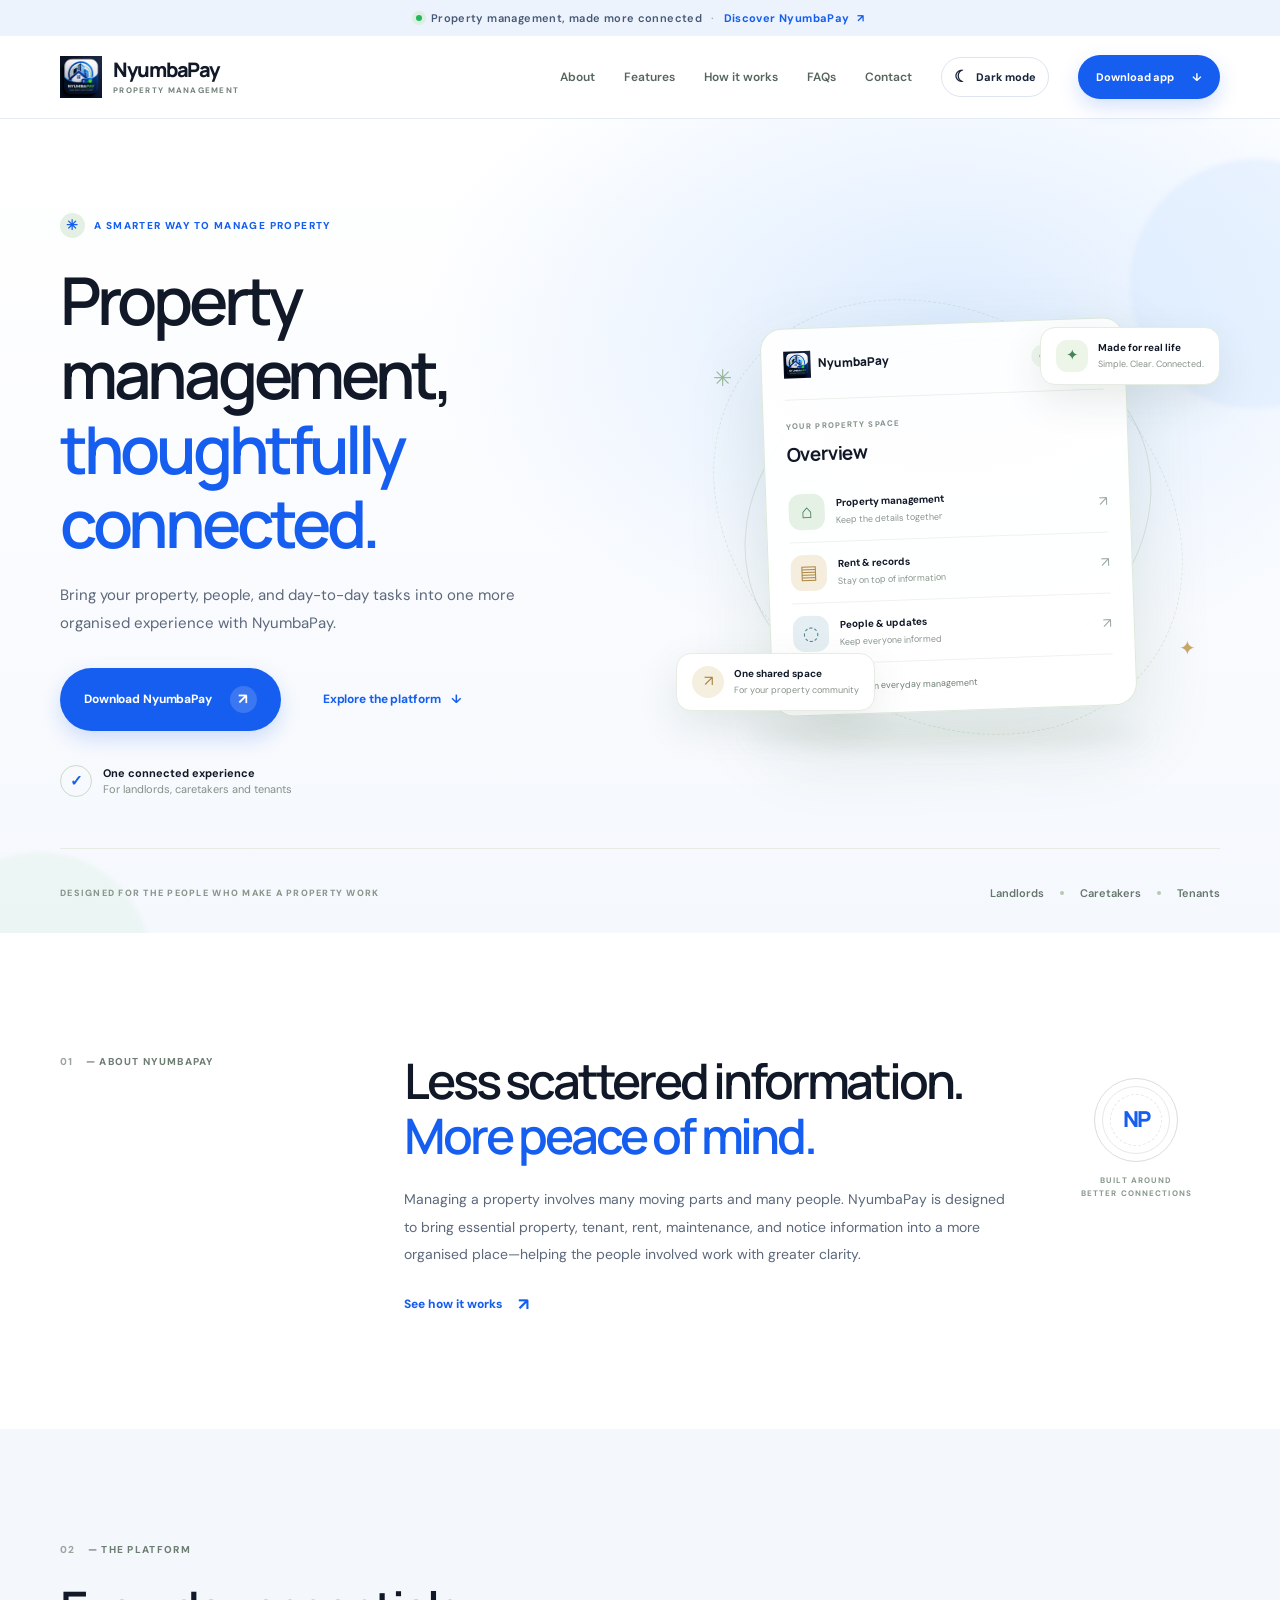
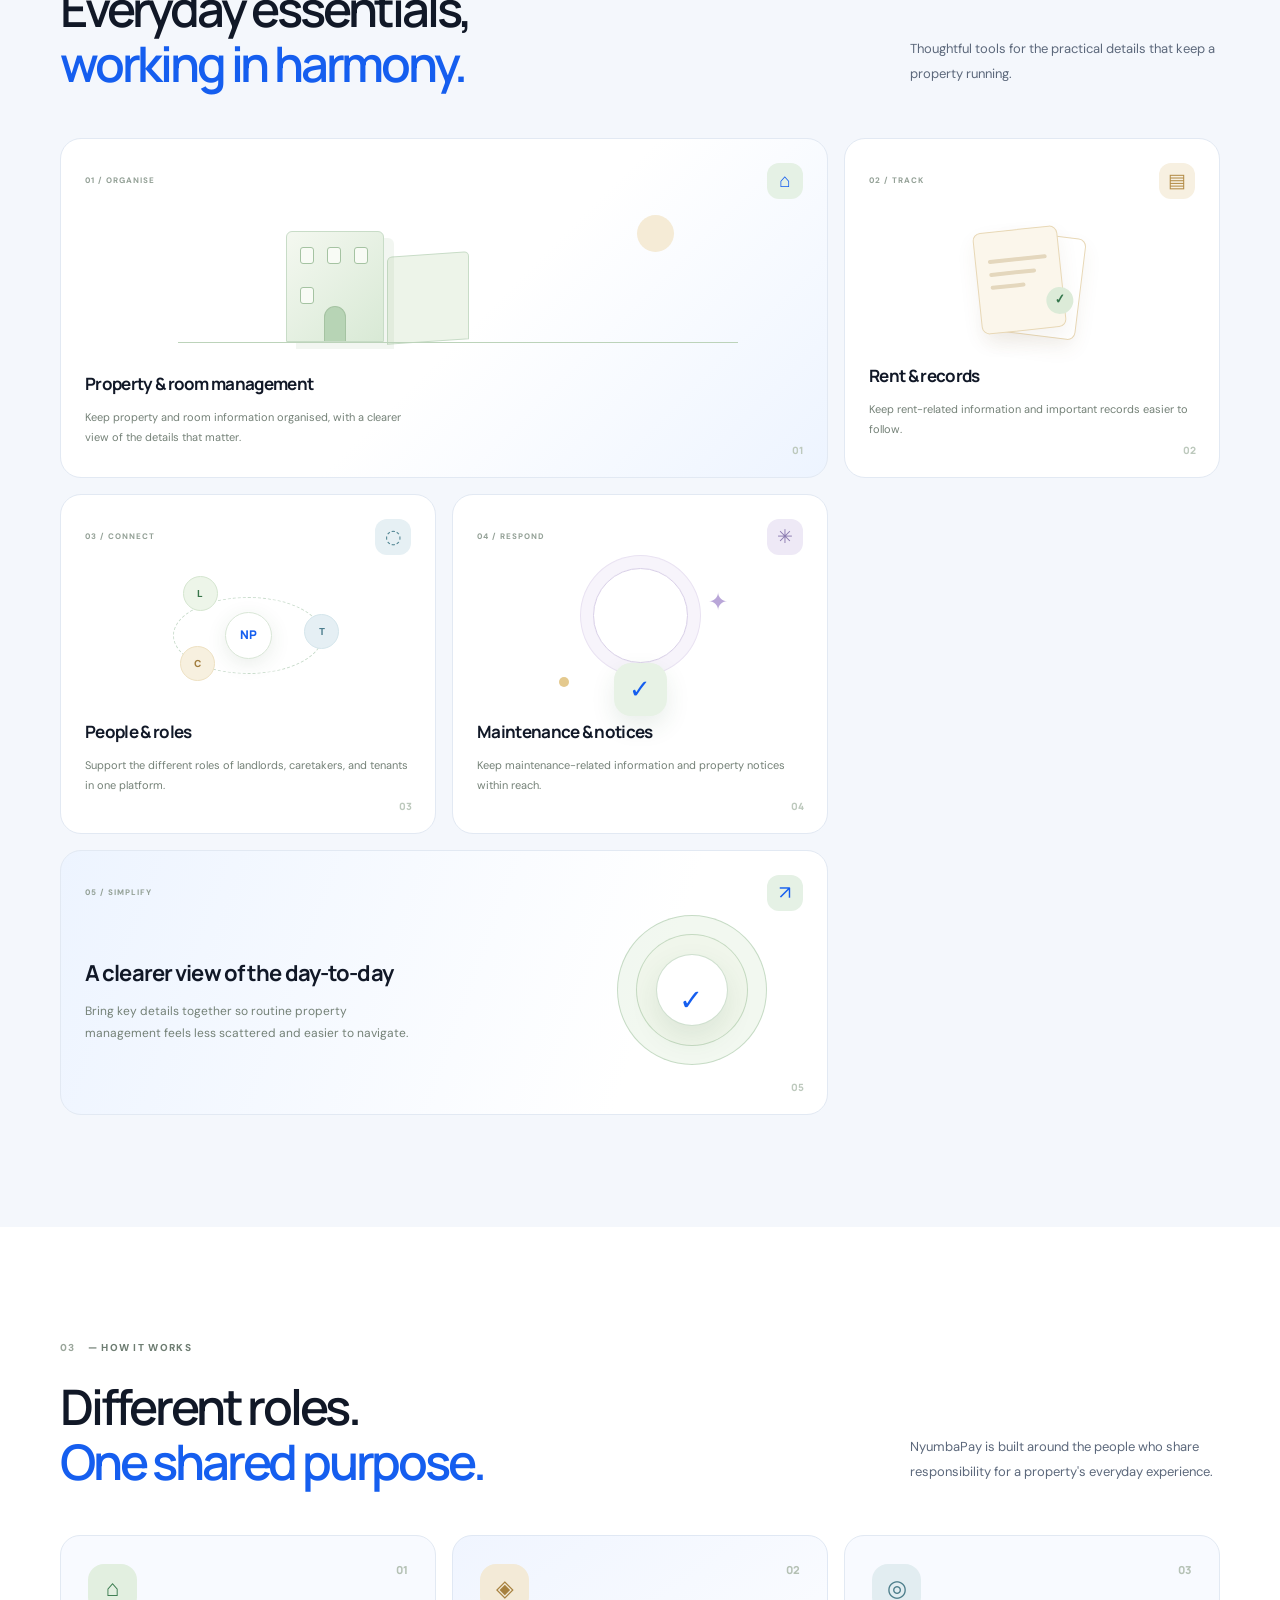
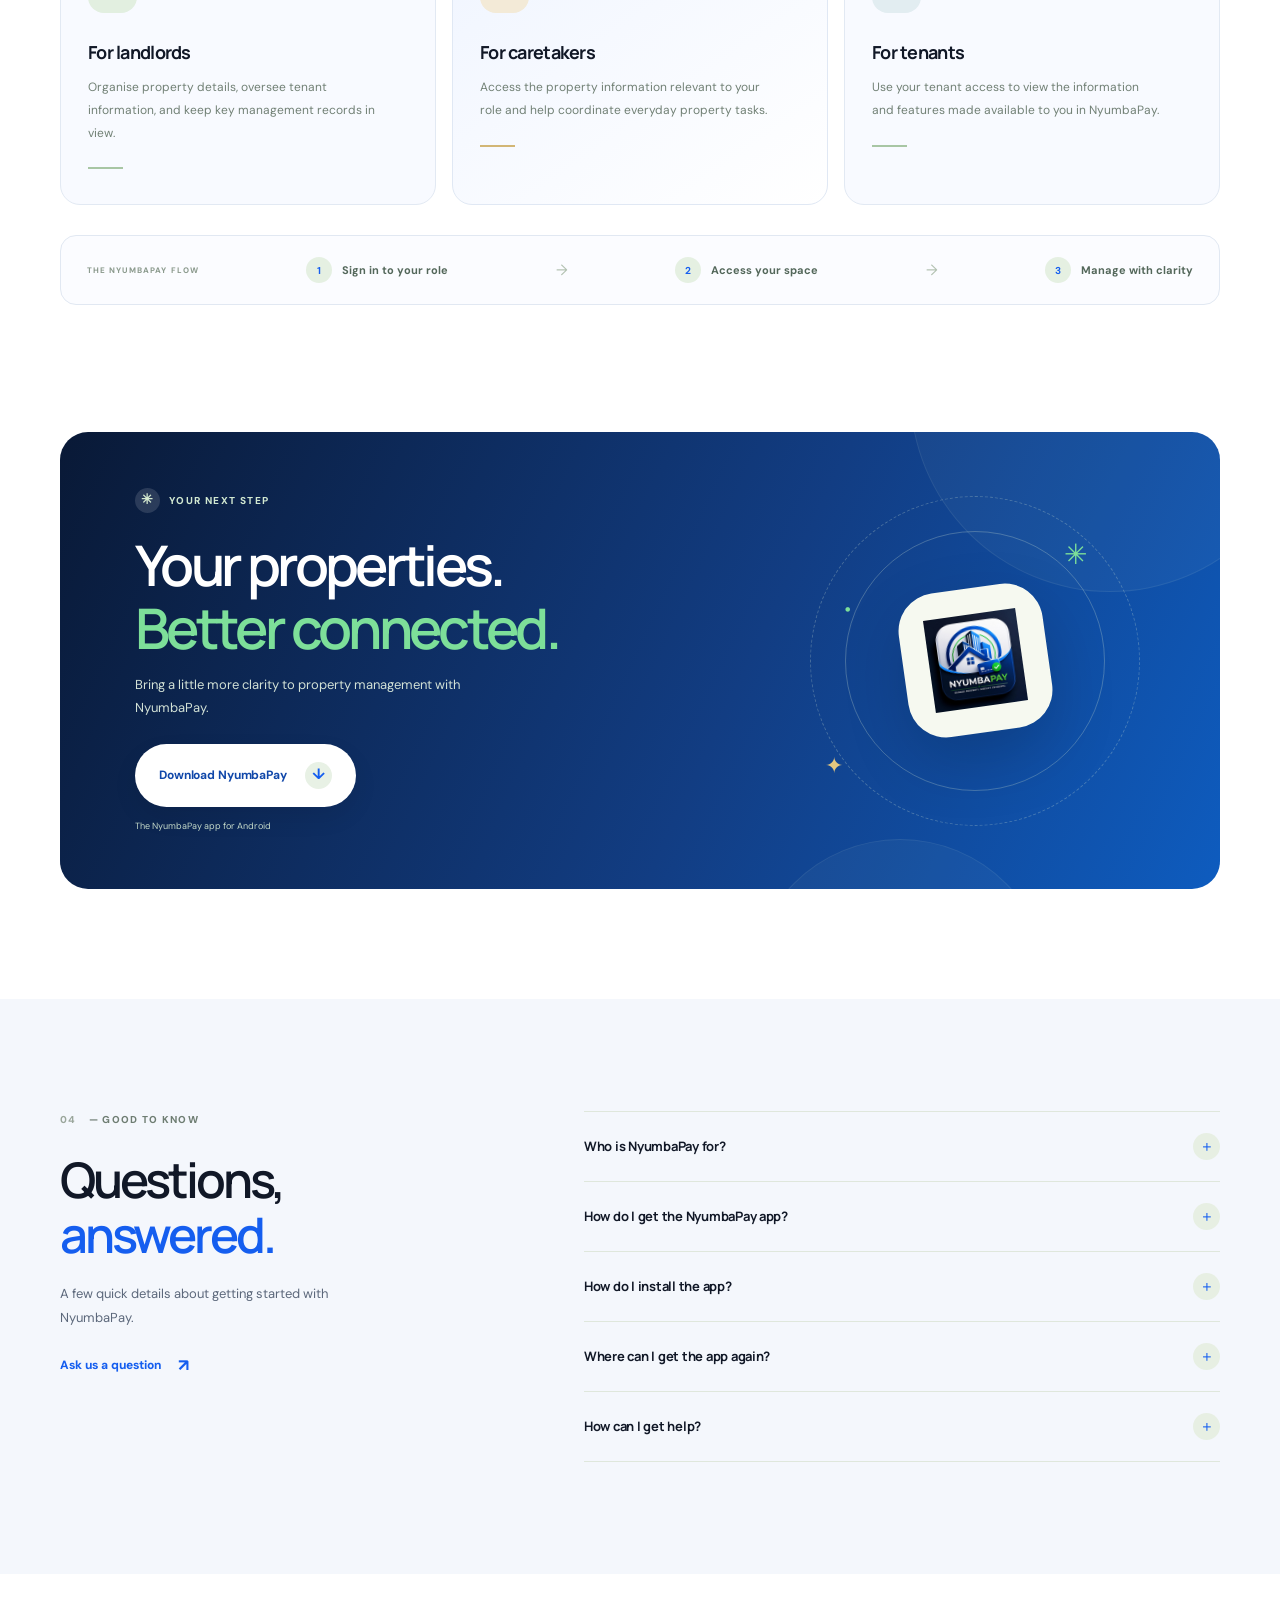
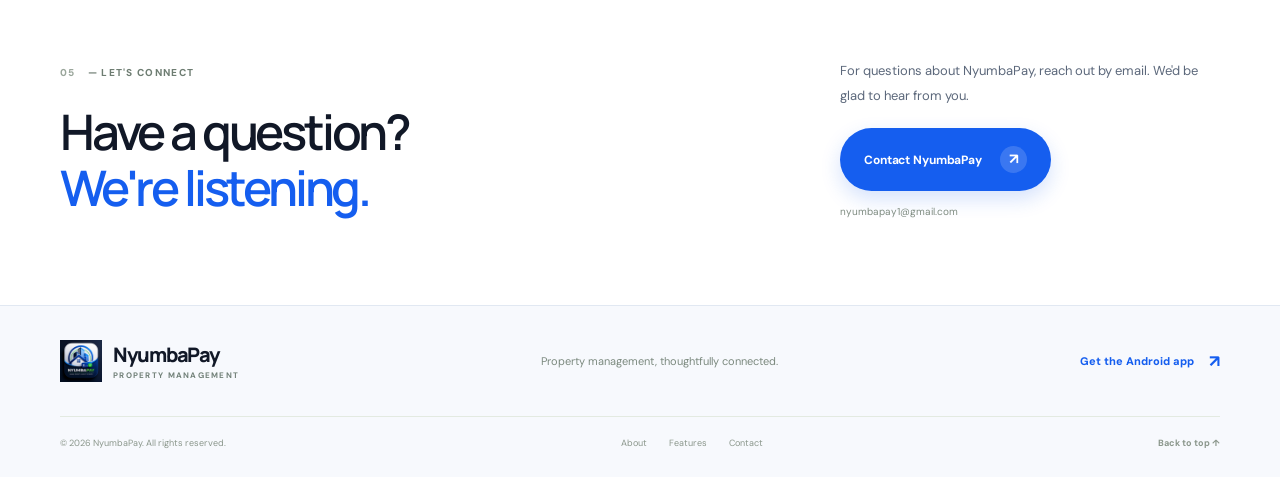
<file: index.html>
<!doctype html>
<html lang="en">
<head>
  <meta charset="utf-8">
  <meta name="viewport" content="width=device-width, initial-scale=1">
  <meta name="theme-color" content="#ffffff" id="theme-color-meta">
  <script>try{const t=localStorage.getItem("nyumbapay-theme");if(t==="dark"||t==="light"){document.documentElement.dataset.theme=t}else if(window.matchMedia("(prefers-color-scheme: dark)").matches){document.documentElement.dataset.theme="dark"}}catch(e){}</script>
  <meta name="description" content="NyumbaPay helps landlords, caretakers, and tenants keep property management organised and connected.">
  <title>NyumbaPay — Property management, thoughtfully connected</title>
  <link rel="icon" type="image/png" href="nyumbapay-app-icon.png">
  <link rel="apple-touch-icon" href="nyumbapay-app-icon.png">
  <link rel="preconnect" href="https://fonts.googleapis.com">
  <link rel="preconnect" href="https://fonts.gstatic.com" crossorigin>
  <link href="https://fonts.googleapis.com/css2?family=DM+Sans:wght@400;500;600;700&family=Manrope:wght@400;500;600;700;800&display=swap" rel="stylesheet">
  <link rel="stylesheet" href="styles.css">
</head>
<body>
  <div class="announcement">
    <span class="announcement-dot"></span>
    Property management, made more connected
    <span class="announcement-divider">·</span>
    <a href="#features">Discover NyumbaPay <span aria-hidden="true">↗</span></a>
  </div>

  <header class="site-header" id="top">
    <div class="nav-wrap container">
      <a class="brand" href="#top" aria-label="NyumbaPay home">
        <img src="nyumbapay-app-icon.png" alt="" width="42" height="42">
        <span class="brand-copy"><strong>NyumbaPay</strong><small>PROPERTY MANAGEMENT</small></span>
      </a>
      <button class="menu-toggle" type="button" aria-label="Open navigation" aria-expanded="false">
        <span></span><span></span>
      </button>
      <nav class="nav-links" aria-label="Main navigation">
        <a href="#about">About</a>
        <a href="#features">Features</a>
        <a href="#how-it-works">How it works</a>
        <a href="#faq">FAQs</a>
        <a href="#contact">Contact</a>
        <button class="theme-toggle" type="button" aria-label="Switch to dark mode" title="Switch theme"><span class="theme-icon" aria-hidden="true">☾</span><span class="theme-label">Dark mode</span></button>
        <a class="button button-small button-primary nav-download" href="https://github.com/Eugen512/NyumbaPay-Downloads/releases/latest/download/NyumbaPay.apk">Download app <span aria-hidden="true">↓</span></a>
      </nav>
    </div>
  </header>

  <main>
    <section class="hero section-pad">
      <div class="hero-glow hero-glow-one"></div>
      <div class="hero-glow hero-glow-two"></div>
      <div class="container hero-grid">
        <div class="hero-copy reveal">
          <div class="eyebrow"><span class="eyebrow-icon">✳</span> A smarter way to manage property</div>
          <h1>Property management,<br><span>thoughtfully connected.</span></h1>
          <p class="hero-lede">Bring your property, people, and day-to-day tasks into one more organised experience with NyumbaPay.</p>
          <div class="hero-actions">
            <a class="button button-primary button-large" href="https://github.com/Eugen512/NyumbaPay-Downloads/releases/latest/download/NyumbaPay.apk">Download NyumbaPay <span class="button-arrow" aria-hidden="true">↗</span></a>
            <a class="button button-quiet button-large" href="#features">Explore the platform <span aria-hidden="true">↓</span></a>
          </div>
          <div class="hero-proof">
            <div class="proof-icon"><span>✓</span></div>
            <p><strong>One connected experience</strong><br><span>For landlords, caretakers and tenants</span></p>
          </div>
        </div>

        <div class="hero-art reveal" aria-label="Abstract illustration representing connected property management">
          <div class="art-orbit orbit-one"></div>
          <div class="art-orbit orbit-two"></div>
          <div class="art-spark spark-one">✳</div><div class="art-spark spark-two">✦</div>
          <div class="dashboard-card">
            <div class="dashboard-top">
              <div class="mini-brand"><img src="nyumbapay-app-icon.png" alt="" width="27" height="27"><span>NyumbaPay</span></div>
              <span class="live-pill"><i></i> Connected</span>
            </div>
            <div class="dashboard-heading"><span>YOUR PROPERTY SPACE</span><b>Overview</b></div>
            <div class="dashboard-feature">
              <div class="feature-symbol green-symbol">⌂</div>
              <div><strong>Property management</strong><small>Keep the details together</small></div>
              <span class="row-arrow">↗</span>
            </div>
            <div class="dashboard-feature">
              <div class="feature-symbol gold-symbol">▤</div>
              <div><strong>Rent &amp; records</strong><small>Stay on top of information</small></div>
              <span class="row-arrow">↗</span>
            </div>
            <div class="dashboard-feature">
              <div class="feature-symbol blue-symbol">◌</div>
              <div><strong>People &amp; updates</strong><small>Keep everyone informed</small></div>
              <span class="row-arrow">↗</span>
            </div>
            <div class="dashboard-bottom"><span class="bottom-check">✓</span> More clarity in everyday management</div>
          </div>
          <div class="floating-note note-top"><span class="note-icon">✦</span><span><b>Made for real life</b><small>Simple. Clear. Connected.</small></span></div>
          <div class="floating-note note-bottom"><span class="note-round">↗</span><span><b>One shared space</b><small>For your property community</small></span></div>
          <div class="art-base"></div>
        </div>
      </div>
      <div class="container hero-bottom">
        <span>DESIGNED FOR THE PEOPLE WHO MAKE A PROPERTY WORK</span>
        <div class="role-tags"><span>Landlords</span><i></i><span>Caretakers</span><i></i><span>Tenants</span></div>
      </div>
    </section>

    <section class="intro section-pad" id="about">
      <div class="container intro-grid">
        <div class="section-kicker reveal">01 <span>— ABOUT NYUMBAPAY</span></div>
        <div class="intro-content reveal">
          <h2>Less scattered information.<br><span>More peace of mind.</span></h2>
          <p>Managing a property involves many moving parts and many people. NyumbaPay is designed to bring essential property, tenant, rent, maintenance, and notice information into a more organised place—helping the people involved work with greater clarity.</p>
          <a class="text-link" href="#how-it-works">See how it works <span>↗</span></a>
        </div>
        <div class="intro-stamp"><div class="stamp-ring"><span>NP</span></div><span>BUILT AROUND<br>BETTER CONNECTIONS</span></div>
      </div>
    </section>

    <section class="features-section section-pad" id="features">
      <div class="container">
        <div class="section-heading reveal">
          <div class="section-kicker">02 <span>— THE PLATFORM</span></div>
          <div class="heading-row"><h2>Everyday essentials,<br><span>working in harmony.</span></h2><p>Thoughtful tools for the practical details that keep a property running.</p></div>
        </div>
        <div class="feature-grid">
          <article class="feature-card feature-card-large reveal">
            <div class="card-topline"><span class="card-index">01 / ORGANISE</span><span class="card-icon">⌂</span></div>
            <div class="card-illustration property-illustration" aria-hidden="true"><div class="building building-back"></div><div class="building building-front"><i></i><i></i><i></i><i></i><b></b></div><div class="illustration-ground"></div><span class="illustration-orb"></span></div>
            <h3>Property &amp; room management</h3>
            <p>Keep property and room information organised, with a clearer view of the details that matter.</p>
            <span class="card-number">01</span>
          </article>
          <article class="feature-card reveal">
            <div class="card-topline"><span class="card-index">02 / TRACK</span><span class="card-icon gold-card-icon">▤</span></div>
            <div class="card-illustration records-illustration" aria-hidden="true"><div class="record-sheet"><span></span><span></span><span></span><b>✓</b></div><div class="record-sheet sheet-back"></div></div>
            <h3>Rent &amp; records</h3>
            <p>Keep rent-related information and important records easier to follow.</p>
            <span class="card-number">02</span>
          </article>
          <article class="feature-card reveal">
            <div class="card-topline"><span class="card-index">03 / CONNECT</span><span class="card-icon blue-card-icon">◌</span></div>
            <div class="card-illustration people-illustration" aria-hidden="true"><div class="connect-line"></div><div class="connect-node node-a">L</div><div class="connect-node node-b">C</div><div class="connect-node node-c">T</div><div class="connect-center">NP</div></div>
            <h3>People &amp; roles</h3>
            <p>Support the different roles of landlords, caretakers, and tenants in one platform.</p>
            <span class="card-number">03</span>
          </article>
          <article class="feature-card reveal">
            <div class="card-topline"><span class="card-index">04 / RESPOND</span><span class="card-icon lilac-card-icon">✳</span></div>
            <div class="card-illustration maintenance-illustration" aria-hidden="true"><div class="maint-ring"></div><div class="maint-check">✓</div><span class="maint-spark">✦</span><span class="maint-dot"></span></div>
            <h3>Maintenance &amp; notices</h3>
            <p>Keep maintenance-related information and property notices within reach.</p>
            <span class="card-number">04</span>
          </article>
          <article class="feature-card feature-card-wide reveal">
            <div class="card-topline"><span class="card-index">05 / SIMPLIFY</span><span class="card-icon">↗</span></div>
            <div class="wide-card-content"><div><h3>A clearer view of the day-to-day</h3><p>Bring key details together so routine property management feels less scattered and easier to navigate.</p></div><div class="wide-visual" aria-hidden="true"><div class="wide-circle circle-one"></div><div class="wide-circle circle-two"></div><div class="wide-circle circle-three"></div><div class="wide-check">✓</div></div></div>
            <span class="card-number">05</span>
          </article>
        </div>
      </div>
    </section>

    <section class="roles-section section-pad" id="how-it-works">
      <div class="container">
        <div class="section-heading reveal">
          <div class="section-kicker">03 <span>— HOW IT WORKS</span></div>
          <div class="heading-row"><h2>Different roles.<br><span>One shared purpose.</span></h2><p>NyumbaPay is built around the people who share responsibility for a property's everyday experience.</p></div>
        </div>
        <div class="roles-grid">
          <article class="role-card reveal"><div class="role-num">01</div><div class="role-symbol role-symbol-green">⌂</div><h3>For landlords</h3><p>Organise property details, oversee tenant information, and keep key management records in view.</p><span class="role-line"></span></article>
          <article class="role-card role-card-featured reveal"><div class="role-num">02</div><div class="role-symbol role-symbol-gold">◈</div><h3>For caretakers</h3><p>Access the property information relevant to your role and help coordinate everyday property tasks.</p><span class="role-line"></span></article>
          <article class="role-card reveal"><div class="role-num">03</div><div class="role-symbol role-symbol-blue">◎</div><h3>For tenants</h3><p>Use your tenant access to view the information and features made available to you in NyumbaPay.</p><span class="role-line"></span></article>
        </div>
        <div class="process-strip reveal"><span class="process-label">THE NYUMBAPAY FLOW</span><div class="process-step"><i>1</i><span>Sign in to your role</span></div><b class="process-connector">→</b><div class="process-step"><i>2</i><span>Access your space</span></div><b class="process-connector">→</b><div class="process-step"><i>3</i><span>Manage with clarity</span></div></div>
      </div>
    </section>

    <section class="download-section section-pad">
      <div class="container">
        <div class="download-panel reveal">
          <div class="download-decoration decoration-one"></div><div class="download-decoration decoration-two"></div>
          <div class="download-copy"><div class="eyebrow eyebrow-light"><span class="eyebrow-icon">✳</span> YOUR NEXT STEP</div><h2>Your properties.<br><span>Better connected.</span></h2><p>Bring a little more clarity to property management with NyumbaPay.</p><a class="button button-light button-large" href="https://github.com/Eugen512/NyumbaPay-Downloads/releases/latest/download/NyumbaPay.apk">Download NyumbaPay <span class="button-arrow" aria-hidden="true">↓</span></a><small class="download-note">The NyumbaPay app for Android</small></div>
          <div class="download-mark" aria-hidden="true"><div class="download-mark-ring ring-a"></div><div class="download-mark-ring ring-b"></div><div class="download-mark-core"><img src="nyumbapay-app-icon.png" alt="NyumbaPay app icon"></div><span class="download-star star-a">✳</span><span class="download-star star-b">✦</span><span class="download-star star-c">·</span></div>
        </div>
      </div>
    </section>

    <section class="faq-section section-pad" id="faq">
      <div class="container faq-grid">
        <div class="faq-intro reveal"><div class="section-kicker">04 <span>— GOOD TO KNOW</span></div><h2>Questions,<br><span>answered.</span></h2><p>A few quick details about getting started with NyumbaPay.</p><a class="text-link" href="mailto:nyumbapay1@gmail.com">Ask us a question <span>↗</span></a></div>
        <div class="faq-list reveal">
          <details><summary>Who is NyumbaPay for?<span class="faq-plus">+</span></summary><p>NyumbaPay is designed for landlords, caretakers, and tenants, with access and features based on each user's role.</p></details>
          <details><summary>How do I get the NyumbaPay app?<span class="faq-plus">+</span></summary><p>Select any Download NyumbaPay button on this website to get the app for your Android phone.</p></details>
          <details><summary>How do I install the app?<span class="faq-plus">+</span></summary><p>When the download finishes, open the downloaded file on your Android phone and follow the on-screen instructions. Your phone may ask you to confirm that you want to install the app.</p></details>
          <details><summary>Where can I get the app again?<span class="faq-plus">+</span></summary><p>Come back to this website and select Download NyumbaPay whenever you need to download the app again.</p></details>
          <details><summary>How can I get help?<span class="faq-plus">+</span></summary><p>Email the NyumbaPay team at nyumbapay1@gmail.com and include a short description of your question.</p></details>
        </div>
      </div>
    </section>

    <section class="contact-section" id="contact">
      <div class="container contact-row">
        <div><div class="section-kicker">05 <span>— LET'S CONNECT</span></div><h2>Have a question?<br><span>We're listening.</span></h2></div>
        <div class="contact-action"><p>For questions about NyumbaPay, reach out by email. We'd be glad to hear from you.</p><a class="button button-primary button-large" href="mailto:nyumbapay1@gmail.com">Contact NyumbaPay <span class="button-arrow" aria-hidden="true">↗</span></a><span class="contact-email">nyumbapay1@gmail.com</span></div>
      </div>
    </section>
  </main>

  <footer class="site-footer">
    <div class="container footer-main">
      <a class="brand footer-brand" href="#top"><img src="nyumbapay-app-icon.png" alt="" width="42" height="42"><span class="brand-copy"><strong>NyumbaPay</strong><small>PROPERTY MANAGEMENT</small></span></a>
      <p>Property management, thoughtfully connected.</p>
      <a class="footer-download" href="https://github.com/Eugen512/NyumbaPay-Downloads/releases/latest/download/NyumbaPay.apk">Get the Android app <span>↗</span></a>
    </div>
    <div class="container footer-bottom"><span>© <span id="year">2026</span> NyumbaPay. All rights reserved.</span><div><a href="#about">About</a><a href="#features">Features</a><a href="#contact">Contact</a></div><a class="back-top" href="#top">Back to top ↑</a></div>
  </footer>
  <script src="script.js"></script>
</body>
</html>
</file>
<file: styles.css>
/* NyumbaPay — light, calm, future-facing design */
:root{--paper:#f8faf6;--white:#fff;--ink:#172923;--muted:#68766f;--green:#176b4d;--green-dark:#0d4e39;--green-soft:#e6f1e9;--sage:#dce9dc;--gold:#c9a86a;--line:#e3e9e2;--blue:#dcebf0;--lilac:#eae5f4;--shadow:0 24px 70px rgba(26,60,43,.09);--radius:24px;--sans:"DM Sans",sans-serif;--display:"Manrope","DM Sans",sans-serif}
*{box-sizing:border-box}html{scroll-behavior:smooth;scroll-padding-top:92px}body{margin:0;background:var(--paper);color:var(--ink);font-family:var(--sans);font-size:15px;line-height:1.7;-webkit-font-smoothing:antialiased}a{color:inherit;text-decoration:none}button{font:inherit}.container{width:min(1160px,calc(100% - 48px));margin-inline:auto}.section-pad{padding:112px 0}.announcement{min-height:36px;display:flex;justify-content:center;align-items:center;gap:9px;padding:7px 16px;background:#eaf2e9;color:#486253;font-size:11px;font-weight:600;letter-spacing:.035em}.announcement-dot{width:6px;height:6px;border-radius:50%;background:#4b986d;box-shadow:0 0 0 4px #d8e9d8}.announcement a{color:var(--green);font-weight:700}.announcement a span{margin-left:4px}.announcement-divider{color:#a3b2a4}.site-header{position:sticky;top:0;z-index:50;background:rgba(248,250,246,.9);backdrop-filter:blur(18px);border-bottom:1px solid rgba(220,229,219,.7)}.nav-wrap{height:82px;display:flex;align-items:center;justify-content:space-between}.brand{display:inline-flex;align-items:center;gap:11px;flex-shrink:0}.brand img{display:block}.brand-copy{display:flex;flex-direction:column;line-height:1.15}.brand-copy strong{font-family:var(--display);font-size:20px;font-weight:800;letter-spacing:-.055em}.brand-copy small{margin-top:5px;font-size:8px;font-weight:700;letter-spacing:.16em;color:#718078}.nav-links{display:flex;align-items:center;gap:29px}.nav-links>a:not(.button){font-size:12px;font-weight:600;color:#56655c;transition:color .2s}.nav-links>a:not(.button):hover{color:var(--green)}.button{display:inline-flex;align-items:center;justify-content:center;gap:18px;border:1px solid transparent;border-radius:999px;font-weight:700;letter-spacing:-.01em;transition:transform .2s,box-shadow .2s,background .2s}.button:hover{transform:translateY(-2px)}.button-primary{background:var(--green);color:#fff;box-shadow:0 8px 20px rgba(23,107,77,.15)}.button-primary:hover{background:var(--green-dark);box-shadow:0 12px 26px rgba(23,107,77,.22)}.button-small{padding:12px 17px;font-size:11px}.button-large{padding:17px 23px;font-size:12px}.button-arrow{display:grid;place-items:center;width:27px;height:27px;border-radius:50%;background:rgba(255,255,255,.16);font-size:15px}.button-quiet{color:var(--green);gap:11px}.button-quiet:hover{background:#edf3eb}.menu-toggle{display:none;border:0;background:transparent;width:44px;height:44px;align-items:center;justify-content:center;flex-direction:column;gap:6px}.menu-toggle span{width:22px;height:2px;background:var(--ink);border-radius:2px}
.hero{position:relative;overflow:hidden;padding-top:94px;padding-bottom:30px;background:radial-gradient(ellipse at 72% 28%,rgba(224,237,220,.62),transparent 38%),linear-gradient(180deg,#fafbf7 0%,#f6f9f3 100%)}.hero-grid{position:relative;z-index:1;display:grid;grid-template-columns:1.02fr .98fr;gap:50px;align-items:center;min-height:490px}.hero-copy{padding-bottom:24px}.eyebrow{display:inline-flex;align-items:center;gap:9px;color:var(--green);font-size:10px;font-weight:800;letter-spacing:.14em;text-transform:uppercase}.eyebrow-icon{display:grid;place-items:center;width:25px;height:25px;border-radius:50%;background:#e5f0e4;color:var(--green);font-size:14px}.hero h1,.intro h2,.section-heading h2,.faq-intro h2,.contact-row h2,.download-copy h2{font-family:var(--display);font-weight:600;letter-spacing:-.065em;line-height:1.13}.hero h1{margin:24px 0 20px;font-size:clamp(42px,5.2vw,66px)}.hero h1 span,.intro h2 span,.section-heading h2 span,.faq-intro h2 span,.contact-row h2 span{color:var(--green)}.hero-lede{max-width:455px;margin:0;color:var(--muted);font-size:15px;line-height:1.9}.hero-actions{display:flex;align-items:center;flex-wrap:wrap;gap:18px;margin-top:30px}.hero-proof{display:flex;align-items:center;gap:11px;margin-top:34px}.proof-icon{display:grid;place-items:center;width:32px;height:32px;border:1px solid #cbdcc9;border-radius:50%;color:var(--green);font-weight:800}.hero-proof p{margin:0;font-size:11px;line-height:1.5}.hero-proof strong{font-size:11px}.hero-proof p span{color:#849087}.hero-art{position:relative;min-height:465px;display:grid;place-items:center}.art-orbit{position:absolute;border:1px solid rgba(114,157,123,.2);border-radius:50%;transform:rotate(-25deg)}.orbit-one{width:420px;height:340px}.orbit-two{width:500px;height:400px;transform:rotate(35deg);border-style:dashed;border-color:rgba(114,157,123,.17)}.dashboard-card{position:relative;z-index:2;width:min(365px,85%);padding:22px 22px 17px;background:rgba(255,255,255,.92);border:1px solid rgba(218,230,215,.9);border-radius:22px;box-shadow:0 30px 80px rgba(33,75,49,.13);transform:rotate(-2deg)}.dashboard-top{display:flex;justify-content:space-between;align-items:center;padding-bottom:21px;border-bottom:1px solid #edf0eb}.mini-brand{display:flex;align-items:center;gap:7px;font-family:var(--display);font-size:12px;font-weight:800}.live-pill{display:flex;align-items:center;gap:5px;padding:5px 8px;border-radius:99px;background:#edf6ed;color:#4a7a56;font-size:8px;font-weight:700}.live-pill i{width:5px;height:5px;border-radius:50%;background:#59a66c}.dashboard-heading{display:flex;flex-direction:column;gap:4px;padding:20px 0 12px}.dashboard-heading span{font-size:8px;letter-spacing:.14em;font-weight:800;color:#87958b}.dashboard-heading b{font-family:var(--display);font-size:19px;letter-spacing:-.04em}.dashboard-feature{display:flex;align-items:center;gap:11px;padding:12px 0;border-bottom:1px solid #f0f2ee}.feature-symbol{width:36px;height:36px;display:grid;place-items:center;border-radius:12px;font-size:19px}.green-symbol{background:#e5f1e5;color:#34764c}.gold-symbol{background:#f5eddd;color:#b18a47}.blue-symbol{background:#e5eff3;color:#4f8593}.dashboard-feature>div:nth-child(2){display:flex;flex-direction:column;gap:2px;flex:1}.dashboard-feature strong{font-size:10px}.dashboard-feature small{font-size:9px;color:#8a958c}.row-arrow{color:#9ba89d;font-size:14px}.dashboard-bottom{display:flex;align-items:center;gap:7px;padding-top:15px;color:#6e7f72;font-size:9px}.bottom-check{display:grid;place-items:center;width:18px;height:18px;border-radius:50%;background:#e6f2e6;color:var(--green);font-size:10px}.floating-note{position:absolute;z-index:3;display:flex;align-items:center;gap:10px;padding:12px 15px;background:#fff;border:1px solid #e6ece3;border-radius:15px;box-shadow:0 15px 40px rgba(38,72,48,.1)}.floating-note span:last-child{display:flex;flex-direction:column;line-height:1.4}.floating-note b{font-size:10px}.floating-note small{margin-top:3px;font-size:9px;color:#879289}.note-top{top:42px;right:0}.note-bottom{bottom:39px;left:0}.note-icon{display:grid;place-items:center;width:32px;height:32px;border-radius:11px;background:#edf5e9;color:#43845a}.note-round{display:grid;place-items:center;width:32px;height:32px;border-radius:50%;background:#f5efdf;color:#a9843d}.art-spark{position:absolute;color:#9ab99a}.spark-one{top:74px;left:37px;font-size:23px}.spark-two{right:24px;bottom:85px;font-size:20px;color:#c9a86a}.art-base{position:absolute;bottom:4px;left:13%;width:74%;height:22px;border-radius:50%;background:rgba(105,149,102,.1);filter:blur(10px)}.hero-glow{position:absolute;border-radius:50%;filter:blur(2px);pointer-events:none}.hero-glow-one{width:250px;height:250px;top:40px;right:-100px;background:rgba(226,238,216,.4)}.hero-glow-two{width:220px;height:220px;bottom:-140px;left:-70px;background:rgba(232,220,184,.22)}.hero-bottom{position:relative;z-index:2;display:flex;align-items:center;justify-content:space-between;gap:20px;padding-top:35px;margin-top:26px;border-top:1px solid #e6ece3}.hero-bottom>span{font-size:9px;font-weight:800;letter-spacing:.14em;color:#89958b}.role-tags{display:flex;align-items:center;gap:16px;color:#66766b;font-size:11px;font-weight:600}.role-tags i{width:4px;height:4px;border-radius:50%;background:#b6c9b1}
.intro{padding-top:120px;padding-bottom:110px;background:#fff}.intro-grid{display:grid;grid-template-columns:1fr 2fr .55fr;gap:40px;align-items:start}.section-kicker{display:flex;align-items:center;gap:12px;font-size:10px;font-weight:800;letter-spacing:.13em;color:#9aa69b}.section-kicker span{color:#6e7d72}.intro h2,.section-heading h2,.faq-intro h2,.contact-row h2{font-size:clamp(34px,4vw,49px);margin:0}.intro-content p{max-width:625px;margin:23px 0 22px;color:var(--muted);font-size:14px;line-height:1.95}.text-link{display:inline-flex;align-items:center;gap:16px;color:var(--green);font-size:12px;font-weight:800}.text-link span{font-size:17px;transition:transform .2s}.text-link:hover span{transform:translate(3px,-3px)}.intro-stamp{display:flex;flex-direction:column;align-items:center;gap:12px;margin-top:25px;color:#8a9a8d;text-align:center;font-size:8px;font-weight:800;letter-spacing:.14em}.stamp-ring{display:grid;place-items:center;width:84px;height:84px;border:1px solid #d6e2d2;border-radius:50%;position:relative}.stamp-ring:before,.stamp-ring:after{content:"";position:absolute;border:1px solid #e4ebe1;border-radius:50%}.stamp-ring:before{inset:7px}.stamp-ring:after{inset:15px;border-style:dashed}.stamp-ring span{font-family:var(--display);font-size:22px;font-weight:800;letter-spacing:-.08em;color:var(--green)}
.features-section{background:#f5f8f2}.section-heading{margin-bottom:46px}.heading-row{display:flex;justify-content:space-between;align-items:end;gap:35px;margin-top:23px}.heading-row>p{max-width:310px;margin:0 0 5px;color:var(--muted);font-size:13px;line-height:1.9}.feature-grid{display:grid;grid-template-columns:repeat(3,1fr);gap:16px}.feature-card{position:relative;min-height:340px;padding:24px 24px 28px;overflow:hidden;background:#fff;border:1px solid #e7ece4;border-radius:21px;transition:transform .25s,box-shadow .25s}.feature-card:hover,.role-card:hover{transform:translateY(-5px);box-shadow:var(--shadow)}.feature-card-large{grid-column:span 2;background:linear-gradient(135deg,#fff 55%,#edf5e9)}.card-topline{display:flex;justify-content:space-between;align-items:center}.card-index{font-size:8px;font-weight:800;letter-spacing:.14em;color:#94a197}.card-icon{display:grid;place-items:center;width:36px;height:36px;border-radius:12px;background:#e5f1e5;color:var(--green);font-size:19px}.gold-card-icon{background:#f7f0e1;color:#b48d49}.blue-card-icon{background:#e6f0f4;color:#4f8491}.lilac-card-icon{background:#eee9f6;color:#8b7bb0}.feature-card h3{position:relative;z-index:1;margin:15px 0 8px;font-family:var(--display);font-size:17px;letter-spacing:-.04em}.feature-card p{position:relative;z-index:1;max-width:330px;margin:0;color:#748177;font-size:11px;line-height:1.85}.card-number{position:absolute;right:23px;bottom:18px;font-family:var(--display);font-size:10px;font-weight:800;color:#bdc9bd}.card-illustration{position:relative;height:135px;margin:13px 0 0}.property-illustration{height:143px}.building{position:absolute;bottom:13px;border:1px solid #c8dcc7;background:#dcebdd}.building-back{left:42%;width:82px;height:88px;border-radius:5px 5px 0 0;transform:skewY(-4deg);background:#edf4e9}.building-front{left:28%;width:98px;height:111px;border-radius:6px 6px 0 0;background:linear-gradient(135deg,#f4f8f0,#d8e9d5);box-shadow:10px 7px 0 rgba(126,165,120,.1)}.building-front i{display:inline-block;width:14px;height:17px;margin:15px 0 0 13px;border:1px solid #a5c3a2;border-radius:3px;background:#f8fbf5}.building-front b{position:absolute;bottom:0;left:37px;width:22px;height:35px;border:1px solid #a5c3a2;border-bottom:0;border-radius:12px 12px 0 0;background:#b7d4b5}.illustration-ground{position:absolute;bottom:12px;left:13%;width:78%;height:1px;background:#bcd3ba}.illustration-orb{position:absolute;right:18%;top:3px;width:37px;height:37px;border-radius:50%;background:#f5ebd6}.records-illustration{display:grid;place-items:center}.record-sheet{position:absolute;left:33%;top:17px;width:85px;height:102px;padding:27px 12px 10px;border:1px solid #e8d8b6;border-radius:8px;background:#fbf6eb;transform:rotate(-6deg);box-shadow:0 9px 20px rgba(110,90,45,.07)}.record-sheet span{display:block;height:4px;margin-bottom:9px;border-radius:3px;background:#e4d7bd}.record-sheet span:nth-child(2){width:80%}.record-sheet span:nth-child(3){width:60%}.record-sheet b{position:absolute;right:-10px;bottom:12px;display:grid;place-items:center;width:27px;height:27px;border-radius:50%;background:#dcebd8;color:#34764c;font-size:13px}.sheet-back{left:39%;top:22px;transform:rotate(7deg);background:#fff;z-index:0}.record-sheet:not(.sheet-back){z-index:1}.people-illustration{display:grid;place-items:center}.connect-line{position:absolute;width:150px;height:77px;border:1px dashed #c9dccc;border-radius:50%}.connect-node,.connect-center{position:absolute;display:grid;place-items:center;border-radius:50%;font-size:10px;font-weight:800}.connect-node{width:35px;height:35px;background:#edf5e9;border:1px solid #d5e6d0;color:#39754a}.node-a{top:8px;left:30%}.node-b{top:78px;left:29%;background:#f7f0df;color:#a27d3d;border-color:#eee1c2}.node-c{top:46px;right:22%;background:#e5eff4;color:#4c7d8d;border-color:#d5e6ec}.connect-center{width:47px;height:47px;background:#fff;border:1px solid #d9e6d7;box-shadow:0 5px 20px rgba(45,85,53,.1);font-family:var(--display);font-size:12px;color:var(--green)}.maintenance-illustration{display:grid;place-items:center}.maint-ring{width:95px;height:95px;border:1px solid #d9d0e8;border-radius:50%;box-shadow:0 0 0 12px #f7f4fb,0 0 0 13px #e9e2f2}.maint-check{display:grid;place-items:center;width:53px;height:53px;border-radius:17px;background:#e7f2e5;color:var(--green);font-size:26px;box-shadow:0 10px 25px rgba(42,91,53,.1)}.maint-spark{position:absolute;top:14px;right:23%;color:#b9a6d8;font-size:24px}.maint-dot{position:absolute;left:25%;bottom:16px;width:10px;height:10px;border-radius:50%;background:#e4c98e}.feature-card-wide{grid-column:span 2;min-height:265px;background:linear-gradient(110deg,#edf5e9,#fff 75%)}.wide-card-content{display:flex;align-items:center;justify-content:space-between;gap:20px}.wide-card-content>div:first-child{max-width:330px}.wide-card-content h3{font-size:22px;margin-top:18px}.wide-card-content p{font-size:12px}.wide-visual{position:relative;width:210px;height:160px;flex-shrink:0}.wide-circle{position:absolute;border-radius:50%;border:1px solid rgba(98,151,97,.3)}.circle-one{width:150px;height:150px;top:4px;left:24px;background:rgba(219,235,213,.35)}.circle-two{width:112px;height:112px;top:23px;left:43px;background:rgba(239,246,232,.7)}.circle-three{width:72px;height:72px;top:43px;left:63px;background:#fff;box-shadow:0 12px 28px rgba(47,94,48,.1)}.wide-check{position:absolute;top:65px;left:86px;color:var(--green);font-size:29px}
.roles-section{background:#fff}.roles-grid{display:grid;grid-template-columns:repeat(3,1fr);gap:16px}.role-card{position:relative;min-height:270px;padding:28px 27px;background:#f8faf6;border:1px solid #e5ebe2;border-radius:20px;transition:transform .25s,box-shadow .25s}.role-card-featured{background:linear-gradient(145deg,#f4f7ec,#fbfaf4);border-color:#e8e5d7}.role-num{position:absolute;top:25px;right:27px;font-family:var(--display);font-size:11px;font-weight:800;color:#b5c1b5}.role-symbol{display:grid;place-items:center;width:49px;height:49px;border-radius:16px;font-size:23px}.role-symbol-green{background:#e2efe0;color:#35784b}.role-symbol-gold{background:#f3ead7;color:#a7813e}.role-symbol-blue{background:#e2edf1;color:#4d7e8b}.role-card h3{margin:24px 0 8px;font-family:var(--display);font-size:18px;letter-spacing:-.04em}.role-card p{max-width:290px;margin:0;color:#718075;font-size:12px;line-height:1.9}.role-line{display:block;width:35px;height:2px;margin-top:23px;background:#a8c6a4}.role-card-featured .role-line{background:#d2b675}.process-strip{display:flex;align-items:center;justify-content:space-between;gap:18px;margin-top:30px;padding:21px 26px;border:1px solid #e4ebe1;border-radius:16px;background:#fbfcf9}.process-label{font-size:8px;font-weight:800;letter-spacing:.13em;color:#8b9a8d}.process-step{display:flex;align-items:center;gap:10px;font-size:11px;font-weight:700;color:#53675a}.process-step i{display:grid;place-items:center;width:26px;height:26px;border-radius:50%;background:#e5f0e2;color:var(--green);font-size:10px;font-style:normal}.process-connector{font-size:15px;font-weight:400;color:#b2c1b1}
.download-section{padding-top:15px;padding-bottom:110px;background:#fff}.download-panel{position:relative;display:flex;justify-content:space-between;align-items:center;min-height:380px;padding:55px 75px;overflow:hidden;border-radius:28px;background:linear-gradient(115deg,#124f3b,#176448 55%,#246d4f);color:#fff}.download-copy{position:relative;z-index:2;max-width:470px}.eyebrow-light{color:#d1e8d1}.eyebrow-light .eyebrow-icon{background:rgba(255,255,255,.13);color:#d4e9cf}.download-copy h2{margin:20px 0 15px;font-size:clamp(39px,4.7vw,56px)}.download-copy h2 span{color:#d7e9c7}.download-copy p{max-width:380px;margin:0 0 25px;color:#d2e1d6;font-size:13px}.button-light{background:#fff;color:var(--green-dark);box-shadow:0 10px 25px rgba(0,0,0,.08)}.button-light .button-arrow{background:#e8f1e5;color:var(--green)}.button-light:hover{background:#f2f7ef}.download-note{display:block;margin-top:12px;color:#c4d9c9;font-size:9px}.download-mark{position:relative;width:340px;height:300px;flex-shrink:0;display:grid;place-items:center}.download-mark-ring{position:absolute;border:1px solid rgba(225,241,215,.25);border-radius:50%}.ring-a{width:260px;height:260px}.ring-b{width:330px;height:330px;border-style:dashed}.download-mark-core{display:grid;place-items:center;width:145px;height:145px;border-radius:38px;background:#f6f9f0;box-shadow:0 25px 65px rgba(0,0,0,.16);transform:rotate(-8deg)}.download-mark-core img{width:93px;height:93px}.download-star{position:absolute;color:#d7e9c7}.star-a{top:20px;right:58px;font-size:28px}.star-b{bottom:26px;left:20px;color:#e4cb8e;font-size:22px}.star-c{top:63px;left:39px;font-size:40px}.download-decoration{position:absolute;border-radius:50%;background:rgba(230,242,216,.04);border:1px solid rgba(230,242,216,.08)}.decoration-one{width:400px;height:400px;right:-90px;top:-240px}.decoration-two{width:300px;height:300px;right:170px;bottom:-250px}
.faq-section{background:#f5f8f2}.faq-grid{display:grid;grid-template-columns:.8fr 1.2fr;gap:100px}.faq-intro h2{margin-top:24px}.faq-intro p{max-width:280px;color:var(--muted);font-size:13px;line-height:1.9;margin:19px 0 20px}.faq-list details{border-bottom:1px solid #dfe7dc}.faq-list details:first-child{border-top:1px solid #dfe7dc}.faq-list summary{display:flex;align-items:center;justify-content:space-between;gap:20px;list-style:none;cursor:pointer;padding:21px 0;font-family:var(--display);font-size:13px;font-weight:700;letter-spacing:-.02em}.faq-list summary::-webkit-details-marker{display:none}.faq-plus{display:grid;place-items:center;flex-shrink:0;width:27px;height:27px;border-radius:50%;background:#e7efe3;color:var(--green);font-size:17px;font-weight:400;transition:transform .2s}.faq-list details[open] .faq-plus{transform:rotate(45deg)}.faq-list details p{max-width:570px;margin:-5px 35px 22px 0;color:#718075;font-size:12px;line-height:1.9}
.contact-section{padding:85px 0;background:#fff}.contact-row{display:flex;align-items:center;justify-content:space-between;gap:50px}.contact-row h2{margin-top:23px}.contact-action{max-width:380px}.contact-action p{margin:0 0 20px;color:var(--muted);font-size:13px;line-height:1.9}.contact-email{display:block;margin-top:12px;color:#7e8b80;font-size:10px}.site-footer{background:#f7f9f5;border-top:1px solid #e4ebe2}.footer-main{display:flex;align-items:center;justify-content:space-between;gap:24px;padding:34px 0}.footer-main>p{margin:0;color:#7b897e;font-size:11px}.footer-download{display:inline-flex;align-items:center;gap:15px;color:var(--green);font-size:11px;font-weight:800}.footer-download span{font-size:17px}.footer-bottom{display:flex;justify-content:space-between;align-items:center;gap:18px;padding:19px 0 25px;border-top:1px solid #e3eae1;color:#8a968b;font-size:9px}.footer-bottom div{display:flex;gap:22px}.footer-bottom a:hover{color:var(--green)}.back-top{font-weight:700}
.reveal{opacity:0;transform:translateY(18px);transition:opacity .65s ease,transform .65s ease}.reveal.is-visible{opacity:1;transform:translateY(0)}.hero-copy.reveal{transition-delay:.05s}.hero-art.reveal{transition-delay:.15s}
@media(max-width:1000px){.nav-links{gap:17px}.nav-links>a:not(.button){font-size:11px}.hero-grid{gap:22px}.hero h1{font-size:clamp(40px,5vw,58px)}.hero-art{transform:scale(.92)}.intro-grid{grid-template-columns:.7fr 2fr}.intro-stamp{display:none}.faq-grid{gap:55px}.download-panel{padding:48px}.download-mark{width:270px;transform:scale(.85)}}
@media(max-width:760px){.container{width:min(100% - 36px,560px)}.section-pad{padding:78px 0}.announcement{font-size:9px;gap:7px}.nav-wrap{height:72px}.brand-copy strong{font-size:18px}.brand img{width:38px;height:38px}.menu-toggle{display:flex}.nav-links{position:absolute;top:72px;left:0;right:0;display:none;align-items:stretch;gap:0;padding:10px 22px 22px;background:rgba(248,250,246,.98);border-bottom:1px solid var(--line);box-shadow:0 15px 25px rgba(25,60,35,.07)}.nav-links.open{display:flex;flex-direction:column}.nav-links>a:not(.button){padding:12px 4px;font-size:13px;border-bottom:1px solid #edf0eb}.nav-download{margin-top:13px}.hero{padding-top:64px;padding-bottom:24px}.hero-grid{grid-template-columns:1fr;gap:5px}.hero-copy{padding-bottom:0}.hero h1{font-size:clamp(40px,10.5vw,58px);margin-top:18px}.hero-lede{font-size:14px}.hero-actions{gap:9px;margin-top:24px}.button-large{padding:14px 17px;font-size:11px;gap:10px}.hero-proof{margin-top:25px}.hero-art{min-height:380px;margin-top:0;transform:none}.dashboard-card{width:min(350px,84%);padding:18px}.orbit-one{width:330px;height:280px}.orbit-two{width:380px;height:320px}.note-top{right:-1px;top:28px}.note-bottom{left:-2px;bottom:20px}.floating-note{padding:9px 11px}.floating-note b{font-size:9px}.floating-note small{font-size:8px}.note-icon,.note-round{width:28px;height:28px}.hero-bottom{align-items:flex-start;flex-direction:column;gap:12px;margin-top:14px;padding-top:22px}.hero-bottom>span{font-size:8px}.role-tags{font-size:10px}.intro{padding-top:75px;padding-bottom:75px}.intro-grid{grid-template-columns:1fr;gap:25px}.intro h2,.section-heading h2,.faq-intro h2,.contact-row h2{font-size:clamp(34px,9vw,45px)}.intro-content p{font-size:13px;margin-top:17px}.section-heading{margin-bottom:30px}.heading-row{align-items:flex-start;flex-direction:column;gap:14px;margin-top:18px}.heading-row>p{font-size:12px}.feature-grid{grid-template-columns:1fr;gap:12px}.feature-card,.feature-card-large,.feature-card-wide{grid-column:auto;min-height:310px;padding:21px}.feature-card-large{min-height:330px}.card-illustration{height:125px}.property-illustration{height:135px}.feature-card-wide{min-height:290px}.wide-card-content{align-items:flex-start}.wide-card-content h3{font-size:18px}.wide-visual{width:130px;transform:scale(.72);transform-origin:center right;margin-right:-18px}.roles-grid{grid-template-columns:1fr;gap:12px}.role-card{min-height:235px;padding:24px}.role-card h3{margin-top:18px}.process-strip{align-items:flex-start;flex-direction:column;gap:12px;padding:20px}.process-connector{padding-left:7px;transform:rotate(90deg)}.process-label{margin-bottom:4px}.download-section{padding-top:0;padding-bottom:78px}.download-panel{padding:37px 25px 22px;flex-direction:column;align-items:flex-start;border-radius:23px}.download-copy h2{font-size:42px}.download-copy p{font-size:12px}.download-mark{align-self:center;height:205px;margin-top:8px;transform:scale(.65);transform-origin:top center;margin-bottom:-60px}.faq-grid{grid-template-columns:1fr;gap:35px}.faq-intro p{max-width:360px}.faq-list summary{font-size:12px;padding:18px 0}.contact-section{padding:70px 0}.contact-row{align-items:flex-start;flex-direction:column;gap:28px}.contact-action{max-width:100%}.footer-main{align-items:flex-start;flex-direction:column;gap:16px;padding:28px 0}.footer-bottom{align-items:flex-start;flex-direction:column;gap:13px}.footer-bottom div{gap:18px}.back-top{align-self:flex-end}}
@media(prefers-reduced-motion:reduce){html{scroll-behavior:auto}*,*::before,*::after{animation-duration:.01ms!important;animation-iteration-count:1!important;transition-duration:.01ms!important}.reveal{opacity:1;transform:none}}


/* Theme switch */
:root[data-theme="dark"]{
  color-scheme:dark;
  --paper:#101916;
  --white:#17231e;
  --ink:#edf5ef;
  --muted:#a9b9ae;
  --green:#6dd19b;
  --green-dark:#164e37;
  --green-soft:#20392c;
  --sage:#263b2c;
  --gold:#dfc17f;
  --line:#2c3c32;
  --blue:#253c43;
  --lilac:#393147;
  --shadow:0 24px 70px rgba(0,0,0,.28);
}
:root[data-theme="dark"] body{background:var(--paper);color:var(--ink)}
:root[data-theme="dark"] .announcement{background:#1a2b21;color:#c2d8c7}
:root[data-theme="dark"] .announcement-dot{background:#6dd19b;box-shadow:0 0 0 4px #263b2d}
:root[data-theme="dark"] .site-header{background:rgba(16,25,22,.9);border-bottom-color:#293a30}
:root[data-theme="dark"] .nav-links>a:not(.button){color:#c1d0c5}
:root[data-theme="dark"] .nav-links>a:not(.button):hover{color:#7de0aa}
:root[data-theme="dark"] .hero{background:radial-gradient(ellipse at 72% 28%,rgba(40,88,57,.3),transparent 38%),linear-gradient(180deg,#111b17 0%,#121e18 100%)}
:root[data-theme="dark"] .eyebrow{color:#85d9a8}
:root[data-theme="dark"] .eyebrow-icon{background:#263b2d;color:#83d8a5}
:root[data-theme="dark"] .hero-lede{color:#b3c2b8}
:root[data-theme="dark"] .button-quiet{color:#8be0ae}
:root[data-theme="dark"] .button-quiet:hover{background:#1d3025}
:root[data-theme="dark"] .proof-icon{border-color:#426b4d;color:#8be0ae}
:root[data-theme="dark"] .hero-proof p span{color:#9fb0a4}
:root[data-theme="dark"] .dashboard-card{background:rgba(25,38,31,.96);border-color:#344b3a;box-shadow:0 30px 80px rgba(0,0,0,.3)}
:root[data-theme="dark"] .dashboard-top{border-bottom-color:#304035}
:root[data-theme="dark"] .live-pill{background:#243a2b;color:#9cdeb0}
:root[data-theme="dark"] .dashboard-heading span{color:#9eafa2}
:root[data-theme="dark"] .dashboard-feature{border-bottom-color:#2a3a30}
:root[data-theme="dark"] .dashboard-feature small{color:#9eafa4}
:root[data-theme="dark"] .green-symbol{background:#263f2e;color:#8edaa3}
:root[data-theme="dark"] .gold-symbol{background:#403722;color:#e1c17b}
:root[data-theme="dark"] .blue-symbol{background:#263b42;color:#91c7d4}
:root[data-theme="dark"] .dashboard-bottom{color:#b1c2b4}
:root[data-theme="dark"] .bottom-check{background:#263e2d;color:#8fe0a8}
:root[data-theme="dark"] .floating-note{background:#1a2821;border-color:#34463a;box-shadow:0 15px 40px rgba(0,0,0,.25)}
:root[data-theme="dark"] .floating-note small{color:#a4b4a8}
:root[data-theme="dark"] .note-icon{background:#263d2c;color:#8de0a6}
:root[data-theme="dark"] .note-round{background:#403722;color:#e1c17b}
:root[data-theme="dark"] .art-orbit{border-color:rgba(124,184,133,.22)}
:root[data-theme="dark"] .orbit-two{border-color:rgba(124,184,133,.18)}
:root[data-theme="dark"] .art-base{background:rgba(30,94,57,.24)}
:root[data-theme="dark"] .hero-bottom{border-top-color:#2c3c32}
:root[data-theme="dark"] .hero-bottom>span{color:#9aada0}
:root[data-theme="dark"] .role-tags{color:#b5c5b8}
:root[data-theme="dark"] .intro{background:#151f1a}
:root[data-theme="dark"] .section-kicker{color:#8fa295}
:root[data-theme="dark"] .section-kicker span{color:#b2c3b6}
:root[data-theme="dark"] .intro-content p{color:#afbeb3}
:root[data-theme="dark"] .text-link{color:#8ce0ad}
:root[data-theme="dark"] .stamp-ring{border-color:#395441}
:root[data-theme="dark"] .stamp-ring:before,:root[data-theme="dark"] .stamp-ring:after{border-color:#304537}
:root[data-theme="dark"] .stamp-ring span{color:#91dfab}
:root[data-theme="dark"] .features-section,:root[data-theme="dark"] .faq-section{background:#101916}
:root[data-theme="dark"] .feature-card{background:#18241d;border-color:#2b3b30}
:root[data-theme="dark"] .feature-card-large{background:linear-gradient(135deg,#18241d 45%,#203529)}
:root[data-theme="dark"] .card-index{color:#a0b2a3}
:root[data-theme="dark"] .card-icon{background:#263d2c;color:#8cdda5}
:root[data-theme="dark"] .gold-card-icon{background:#403722;color:#e1c17b}
:root[data-theme="dark"] .blue-card-icon{background:#263b42;color:#91c7d4}
:root[data-theme="dark"] .lilac-card-icon{background:#393147;color:#c5b5e8}
:root[data-theme="dark"] .feature-card p{color:#adbbb0}
:root[data-theme="dark"] .card-number{color:#64776a}
:root[data-theme="dark"] .building{border-color:#4c7152;background:#263c2a}
:root[data-theme="dark"] .building-back{background:#1d3023}
:root[data-theme="dark"] .building-front{background:linear-gradient(135deg,#2d4731,#203b2a);box-shadow:10px 7px 0 rgba(0,0,0,.1)}
:root[data-theme="dark"] .building-front i{border-color:#5c8660;background:#263d2c}
:root[data-theme="dark"] .building-front b{border-color:#5c8660;background:#426f49}
:root[data-theme="dark"] .illustration-ground{background:#4c7050}
:root[data-theme="dark"] .illustration-orb{background:#4b422b}
:root[data-theme="dark"] .record-sheet{background:#2a2b22;border-color:#665a3b}
:root[data-theme="dark"] .record-sheet span{background:#655b43}
:root[data-theme="dark"] .record-sheet b{background:#2b4730;color:#9be2aa}
:root[data-theme="dark"] .sheet-back{background:#202b24}
:root[data-theme="dark"] .connect-line{border-color:#3b5942}
:root[data-theme="dark"] .connect-node{background:#263d2c;border-color:#3b6043;color:#9de0aa}
:root[data-theme="dark"] .node-b{background:#403722;color:#e1c17b;border-color:#675a37}
:root[data-theme="dark"] .node-c{background:#263b42;color:#91c7d4;border-color:#38545b}
:root[data-theme="dark"] .connect-center{background:#1a2821;border-color:#385340;color:#8ce0ad}
:root[data-theme="dark"] .maint-ring{border-color:#514468;box-shadow:0 0 0 12px #211d2b,0 0 0 13px #3d334e}
:root[data-theme="dark"] .maint-check{background:#263e2d;color:#8fe0a8}
:root[data-theme="dark"] .maint-dot{background:#dfc17f}
:root[data-theme="dark"] .feature-card-wide{background:linear-gradient(110deg,#203529,#18241d 75%)}
:root[data-theme="dark"] .wide-circle{border-color:rgba(130,190,129,.28)}
:root[data-theme="dark"] .circle-one{background:rgba(51,91,54,.25)}
:root[data-theme="dark"] .circle-two{background:rgba(42,67,43,.5)}
:root[data-theme="dark"] .circle-three{background:#23352a}
:root[data-theme="dark"] .wide-check{color:#8ce0ad}
:root[data-theme="dark"] .roles-section,:root[data-theme="dark"] .download-section,:root[data-theme="dark"] .contact-section{background:#151f1a}
:root[data-theme="dark"] .role-card{background:#1b2921;border-color:#2d4033}
:root[data-theme="dark"] .role-card-featured{background:linear-gradient(145deg,#233328,#29281f);border-color:#474433}
:root[data-theme="dark"] .role-num{color:#718777}
:root[data-theme="dark"] .role-symbol-green{background:#263e2d;color:#8cdda5}
:root[data-theme="dark"] .role-symbol-gold{background:#403722;color:#e1c17b}
:root[data-theme="dark"] .role-symbol-blue{background:#263b42;color:#91c7d4}
:root[data-theme="dark"] .role-card p{color:#adbbb0}
:root[data-theme="dark"] .role-line{background:#719d70}
:root[data-theme="dark"] .role-card-featured .role-line{background:#c4a965}
:root[data-theme="dark"] .process-strip{background:#18241d;border-color:#2d4033}
:root[data-theme="dark"] .process-label{color:#9aada0}
:root[data-theme="dark"] .process-step{color:#c0d0c3}
:root[data-theme="dark"] .process-step i{background:#263d2c;color:#8ce0ad}
:root[data-theme="dark"] .process-connector{color:#718777}
:root[data-theme="dark"] .download-panel{background:linear-gradient(115deg,#0c3829,#124d35 55%,#1b5b3e)}
:root[data-theme="dark"] .download-copy p{color:#c0d9c8}
:root[data-theme="dark"] .button-light{background:#eaf4e7;color:#174e36}
:root[data-theme="dark"] .button-light .button-arrow{background:#d5e9d1;color:#174e36}
:root[data-theme="dark"] .download-note{color:#b5d1bd}
:root[data-theme="dark"] .download-mark-core{background:#eaf4e7}
:root[data-theme="dark"] .download-decoration{background:rgba(230,242,216,.03);border-color:rgba(230,242,216,.06)}
:root[data-theme="dark"] .faq-intro p{color:#afbeb3}
:root[data-theme="dark"] .faq-list details{border-bottom-color:#2c3c32}
:root[data-theme="dark"] .faq-list details:first-child{border-top-color:#2c3c32}
:root[data-theme="dark"] .faq-plus{background:#263d2c;color:#8ce0ad}
:root[data-theme="dark"] .faq-list details p{color:#adbbb0}
:root[data-theme="dark"] .contact-action p{color:#afbeb3}
:root[data-theme="dark"] .contact-email{color:#9bac9f}
:root[data-theme="dark"] .site-footer{background:#101916;border-top-color:#2c3c32}
:root[data-theme="dark"] .footer-main>p{color:#a2b3a6}
:root[data-theme="dark"] .footer-bottom{border-top-color:#2c3c32;color:#91a295}
:root[data-theme="dark"] .footer-download{color:#8ce0ad}
:root[data-theme="dark"] .menu-toggle span{background:#e7f0e9}
:root[data-theme="dark"] .nav-links{background:rgba(16,25,22,.98);border-bottom-color:#2c3c32}
:root[data-theme="dark"] .nav-links>a:not(.button){border-bottom-color:#293a30}
.theme-toggle{display:inline-flex;align-items:center;justify-content:center;gap:8px;min-width:40px;height:40px;padding:0 12px;border:1px solid #dce6db;border-radius:999px;background:transparent;color:var(--ink);font-size:11px;font-weight:700;cursor:pointer;transition:background .2s,border-color .2s}
.theme-toggle:hover{background:var(--green-soft);border-color:#bfd4bd}
.theme-toggle .theme-icon{font-size:16px;line-height:1}
:root[data-theme="dark"] .theme-toggle{border-color:#3b5142;color:#eaf3ec}
:root[data-theme="dark"] .theme-toggle:hover{background:#22352a;border-color:#55765d}
@media(max-width:760px){.theme-toggle{justify-content:flex-start;width:100%;height:auto;padding:12px 4px;border:0;border-radius:0;border-bottom:1px solid #edf0eb}.theme-toggle:hover{background:transparent}:root[data-theme="dark"] .theme-toggle{border-bottom-color:#293a30}}


/* Final brand refinement: cool whites in light mode and midnight navy in dark mode. */
:root:not([data-theme="dark"]){
  color-scheme:light;
  --paper:#f6f8fc;
  --white:#ffffff;
  --ink:#111827;
  --muted:#5c687b;
  --green:#155eef;
  --green-dark:#1047a9;
  --green-soft:#eaf1ff;
  --sage:#e7efff;
  --gold:#c8a75e;
  --line:#dfe6f1;
  --blue:#e5f1ff;
  --lilac:#eeeaff;
  --shadow:0 24px 70px rgba(18,42,86,.09);
}
:root[data-theme="dark"]{
  color-scheme:dark;
  --paper:#070b16;
  --white:#111a2c;
  --ink:#f3f6ff;
  --muted:#adbad0;
  --green:#5595ff;
  --green-dark:#1246a2;
  --green-soft:#1a2944;
  --sage:#1b2a45;
  --gold:#dfbf76;
  --line:#283651;
  --blue:#1c304b;
  --lilac:#29233f;
  --shadow:0 26px 70px rgba(0,0,0,.32);
}
:root:not([data-theme="dark"]) body{background:#fff;color:#111827}
:root:not([data-theme="dark"]) .announcement{background:#edf3fc;color:#455875}
:root:not([data-theme="dark"]) .announcement-dot{background:#24b75a;box-shadow:0 0 0 4px #dcefe3}
:root:not([data-theme="dark"]) .site-header{background:rgba(255,255,255,.92);border-bottom-color:#e5ebf4}
:root:not([data-theme="dark"]) .hero{background:radial-gradient(ellipse at 74% 25%,rgba(214,232,255,.78),transparent 39%),linear-gradient(180deg,#fff 0%,#f5f8fd 100%)}
:root:not([data-theme="dark"]) .hero-glow-one{background:rgba(213,230,255,.42)}
:root:not([data-theme="dark"]) .hero-glow-two{background:rgba(219,241,224,.35)}
:root:not([data-theme="dark"]) .intro,:root:not([data-theme="dark"]) .roles-section,:root:not([data-theme="dark"]) .download-section,:root:not([data-theme="dark"]) .contact-section{background:#fff}
:root:not([data-theme="dark"]) .features-section,:root:not([data-theme="dark"]) .faq-section{background:#f4f7fc}
:root:not([data-theme="dark"]) .feature-card{border-color:#e2e9f3}
:root:not([data-theme="dark"]) .feature-card-large{background:linear-gradient(135deg,#fff 54%,#edf4ff)}
:root:not([data-theme="dark"]) .feature-card-wide{background:linear-gradient(110deg,#edf4ff,#fff 75%)}
:root:not([data-theme="dark"]) .role-card{background:#f8faff;border-color:#e2e9f3}
:root:not([data-theme="dark"]) .role-card-featured{background:linear-gradient(145deg,#f0f5ff,#fff);border-color:#e0e8f4}
:root:not([data-theme="dark"]) .process-strip{background:#fbfcff;border-color:#e1e8f2}
:root:not([data-theme="dark"]) .site-footer{background:#f7f9fd;border-top-color:#e1e8f2}
:root:not([data-theme="dark"]) .download-panel{background:linear-gradient(115deg,#091936,#123d83 58%,#0e5cbf)}
:root:not([data-theme="dark"]) .download-copy h2 span{color:#7ddf99}
:root:not([data-theme="dark"]) .download-star{color:#7ddf99}
:root:not([data-theme="dark"]) .download-star.star-b{color:#e4c77f}
:root:not([data-theme="dark"]) .button-primary{background:#155eef;box-shadow:0 8px 20px rgba(21,94,239,.18)}
:root:not([data-theme="dark"]) .button-primary:hover{background:#1047a9;box-shadow:0 12px 26px rgba(21,94,239,.23)}
:root:not([data-theme="dark"]) .button-quiet{color:#155eef}
:root:not([data-theme="dark"]) .button-quiet:hover{background:#edf3ff}
:root:not([data-theme="dark"]) .theme-toggle{border-color:#dce5f1;color:#17243a}
:root:not([data-theme="dark"]) .theme-toggle:hover{background:#edf3ff;border-color:#bdcfee}
:root:not([data-theme="dark"]) .nav-links{background:rgba(255,255,255,.98)}
:root:not([data-theme="dark"]) .nav-links>a:not(.button){border-bottom-color:#edf1f7}

/* Midnight theme inspired by NyumbaPay's navy, blue and green app identity. */
:root[data-theme="dark"] body{background:#070b16;color:#f3f6ff}
:root[data-theme="dark"] .announcement{background:#101a2d;color:#b9c9e4}
:root[data-theme="dark"] .announcement-dot{background:#35d46b;box-shadow:0 0 0 4px #1a2c2b}
:root[data-theme="dark"] .site-header{background:rgba(7,11,22,.92);border-bottom-color:#1f2c44}
:root[data-theme="dark"] .nav-links>a:not(.button){color:#cad5e7}
:root[data-theme="dark"] .nav-links>a:not(.button):hover{color:#83b4ff}
:root[data-theme="dark"] .hero{background:radial-gradient(ellipse at 73% 25%,rgba(19,74,150,.32),transparent 40%),linear-gradient(180deg,#080e1d 0%,#0a1325 100%)}
:root[data-theme="dark"] .hero-glow-one{background:rgba(25,95,190,.14)}
:root[data-theme="dark"] .hero-glow-two{background:rgba(27,142,72,.08)}
:root[data-theme="dark"] .eyebrow{color:#80b2ff}
:root[data-theme="dark"] .eyebrow-icon{background:#172947;color:#83b5ff}
:root[data-theme="dark"] .hero-lede,:root[data-theme="dark"] .intro-content p,:root[data-theme="dark"] .heading-row>p,:root[data-theme="dark"] .faq-intro p,:root[data-theme="dark"] .contact-action p{color:#b2bfd4}
:root[data-theme="dark"] .button-primary{background:#1768ed;color:#fff;box-shadow:0 8px 25px rgba(23,104,237,.22)}
:root[data-theme="dark"] .button-primary:hover{background:#2a7bff;box-shadow:0 12px 28px rgba(23,104,237,.3)}
:root[data-theme="dark"] .button-quiet{color:#8dbaff}
:root[data-theme="dark"] .button-quiet:hover{background:#14213a}
:root[data-theme="dark"] .proof-icon{border-color:#2d7850;color:#55dd82}
:root[data-theme="dark"] .hero-proof p span{color:#a6b6cd}
:root[data-theme="dark"] .dashboard-card{background:rgba(14,23,41,.97);border-color:#263b5b;box-shadow:0 30px 80px rgba(0,0,0,.42)}
:root[data-theme="dark"] .dashboard-top{border-bottom-color:#273650}
:root[data-theme="dark"] .live-pill{background:#153326;color:#8ce5a8}
:root[data-theme="dark"] .dashboard-heading span{color:#90a4c1}
:root[data-theme="dark"] .dashboard-feature{border-bottom-color:#25344d}
:root[data-theme="dark"] .dashboard-feature small,:root[data-theme="dark"] .floating-note small{color:#a9b8cd}
:root[data-theme="dark"] .green-symbol{background:#173528;color:#6cde91}
:root[data-theme="dark"] .gold-symbol{background:#342d20;color:#e3c47d}
:root[data-theme="dark"] .blue-symbol{background:#172d49;color:#8bc2ff}
:root[data-theme="dark"] .dashboard-bottom{color:#b5c4d8}
:root[data-theme="dark"] .bottom-check{background:#173528;color:#6cde91}
:root[data-theme="dark"] .floating-note{background:#111d31;border-color:#263957;box-shadow:0 15px 40px rgba(0,0,0,.34)}
:root[data-theme="dark"] .note-icon{background:#173528;color:#6cde91}
:root[data-theme="dark"] .note-round{background:#342d20;color:#e3c47d}
:root[data-theme="dark"] .art-orbit{border-color:rgba(88,147,239,.23)}
:root[data-theme="dark"] .orbit-two{border-color:rgba(88,147,239,.16)}
:root[data-theme="dark"] .art-base{background:rgba(25,82,164,.2)}
:root[data-theme="dark"] .hero-bottom{border-top-color:#26354d}
:root[data-theme="dark"] .hero-bottom>span,:root[data-theme="dark"] .role-tags{color:#a7b8d0}
:root[data-theme="dark"] .intro,:root[data-theme="dark"] .roles-section,:root[data-theme="dark"] .download-section,:root[data-theme="dark"] .contact-section{background:#0b1221}
:root[data-theme="dark"] .section-kicker{color:#91a5c1}
:root[data-theme="dark"] .section-kicker span{color:#bdc9dc}
:root[data-theme="dark"] .text-link{color:#80b2ff}
:root[data-theme="dark"] .stamp-ring{border-color:#2d4261}
:root[data-theme="dark"] .stamp-ring:before,:root[data-theme="dark"] .stamp-ring:after{border-color:#263751}
:root[data-theme="dark"] .stamp-ring span{color:#86b8ff}
:root[data-theme="dark"] .features-section,:root[data-theme="dark"] .faq-section{background:#070b16}
:root[data-theme="dark"] .feature-card{background:#0f192b;border-color:#24334c}
:root[data-theme="dark"] .feature-card-large{background:linear-gradient(135deg,#0f192b 48%,#12243f)}
:root[data-theme="dark"] .feature-card-wide{background:linear-gradient(110deg,#132543,#0f192b 75%)}
:root[data-theme="dark"] .card-index,:root[data-theme="dark"] .card-number{color:#8c9eb8}
:root[data-theme="dark"] .card-icon{background:#17304f;color:#8dbaff}
:root[data-theme="dark"] .gold-card-icon{background:#342d20;color:#e3c47d}
:root[data-theme="dark"] .blue-card-icon{background:#172d49;color:#8bc2ff}
:root[data-theme="dark"] .lilac-card-icon{background:#28243f;color:#c0b0ff}
:root[data-theme="dark"] .feature-card p,:root[data-theme="dark"] .role-card p{color:#acbad0}
:root[data-theme="dark"] .building{border-color:#2c67a1;background:#142c4b}
:root[data-theme="dark"] .building-back{background:#102039}
:root[data-theme="dark"] .building-front{background:linear-gradient(135deg,#163764,#10254a);box-shadow:10px 7px 0 rgba(0,0,0,.12)}
:root[data-theme="dark"] .building-front i{border-color:#3e76b0;background:#193b69}
:root[data-theme="dark"] .building-front b{border-color:#3e76b0;background:#23558e}
:root[data-theme="dark"] .illustration-ground{background:#345e87}
:root[data-theme="dark"] .illustration-orb{background:#413720}
:root[data-theme="dark"] .record-sheet{background:#1c2634;border-color:#5f543a}
:root[data-theme="dark"] .record-sheet span{background:#4d4b43}
:root[data-theme="dark"] .record-sheet b{background:#173528;color:#6cde91}
:root[data-theme="dark"] .sheet-back{background:#111d30}
:root[data-theme="dark"] .connect-line{border-color:#35557d}
:root[data-theme="dark"] .connect-node{background:#17304f;border-color:#2e5279;color:#8dbaff}
:root[data-theme="dark"] .node-b{background:#342d20;color:#e3c47d;border-color:#665336}
:root[data-theme="dark"] .node-c{background:#17304f;color:#8bc2ff;border-color:#335679}
:root[data-theme="dark"] .connect-center{background:#111d31;border-color:#2c4261;color:#8dbaff}
:root[data-theme="dark"] .maint-ring{border-color:#4a3d70;box-shadow:0 0 0 12px #15152a,0 0 0 13px #34294f}
:root[data-theme="dark"] .maint-check{background:#173528;color:#6cde91}
:root[data-theme="dark"] .maint-dot{background:#dfbf76}
:root[data-theme="dark"] .wide-circle{border-color:rgba(92,153,246,.3)}
:root[data-theme="dark"] .circle-one{background:rgba(27,68,126,.25)}
:root[data-theme="dark"] .circle-two{background:rgba(28,51,85,.55)}
:root[data-theme="dark"] .circle-three{background:#17243a}
:root[data-theme="dark"] .wide-check{color:#8dbaff}
:root[data-theme="dark"] .role-card{background:#101b2e;border-color:#263852}
:root[data-theme="dark"] .role-card-featured{background:linear-gradient(145deg,#14243b,#1a2133);border-color:#34425a}
:root[data-theme="dark"] .role-num{color:#8295b0}
:root[data-theme="dark"] .role-symbol-green{background:#173528;color:#6cde91}
:root[data-theme="dark"] .role-symbol-gold{background:#342d20;color:#e3c47d}
:root[data-theme="dark"] .role-symbol-blue{background:#17304f;color:#8bc2ff}
:root[data-theme="dark"] .role-line{background:#317e52}
:root[data-theme="dark"] .role-card-featured .role-line{background:#c5a357}
:root[data-theme="dark"] .process-strip{background:#0f192b;border-color:#263852}
:root[data-theme="dark"] .process-label{color:#8ea2bd}
:root[data-theme="dark"] .process-step{color:#c5d2e4}
:root[data-theme="dark"] .process-step i{background:#17304f;color:#8dbaff}
:root[data-theme="dark"] .process-connector{color:#8194ae}
:root[data-theme="dark"] .download-panel{background:linear-gradient(115deg,#07132b,#103e86 58%,#0b5cc5)}
:root[data-theme="dark"] .download-copy p{color:#c7d6ed}
:root[data-theme="dark"] .button-light{background:#f4f7ff;color:#0e3f98}
:root[data-theme="dark"] .button-light .button-arrow{background:#e5eeff;color:#155eef}
:root[data-theme="dark"] .download-note{color:#c0d3ef}
:root[data-theme="dark"] .download-mark-core{background:#f3f7ff}
:root[data-theme="dark"] .download-decoration{background:rgba(93,151,246,.07);border-color:rgba(93,151,246,.12)}
:root[data-theme="dark"] .faq-list details{border-bottom-color:#27364f}
:root[data-theme="dark"] .faq-list details:first-child{border-top-color:#27364f}
:root[data-theme="dark"] .faq-list details p{color:#b0bfd4}
:root[data-theme="dark"] .faq-plus{background:#172947;color:#8dbaff}
:root[data-theme="dark"] .contact-email{color:#a9bad1}
:root[data-theme="dark"] .site-footer{background:#070b16;border-top-color:#25344c}
:root[data-theme="dark"] .footer-main>p{color:#a8b8ce}
:root[data-theme="dark"] .footer-bottom{border-top-color:#25344c;color:#94a6bf}
:root[data-theme="dark"] .footer-download{color:#8dbaff}
:root[data-theme="dark"] .menu-toggle span{background:#edf4ff}
:root[data-theme="dark"] .nav-links{background:rgba(7,11,22,.98);border-bottom-color:#25344c}
:root[data-theme="dark"] .nav-links>a:not(.button){border-bottom-color:#202e45}
:root[data-theme="dark"] .theme-toggle{border-color:#34435c;color:#eaf2ff}
:root[data-theme="dark"] .theme-toggle:hover{background:#15233d;border-color:#46658e}
@media(max-width:760px){:root:not([data-theme="dark"]) .nav-links{background:rgba(255,255,255,.98)}:root:not([data-theme="dark"]) .theme-toggle{border-bottom-color:#edf1f7}:root[data-theme="dark"] .theme-toggle{border-bottom-color:#202e45}}
</file>
